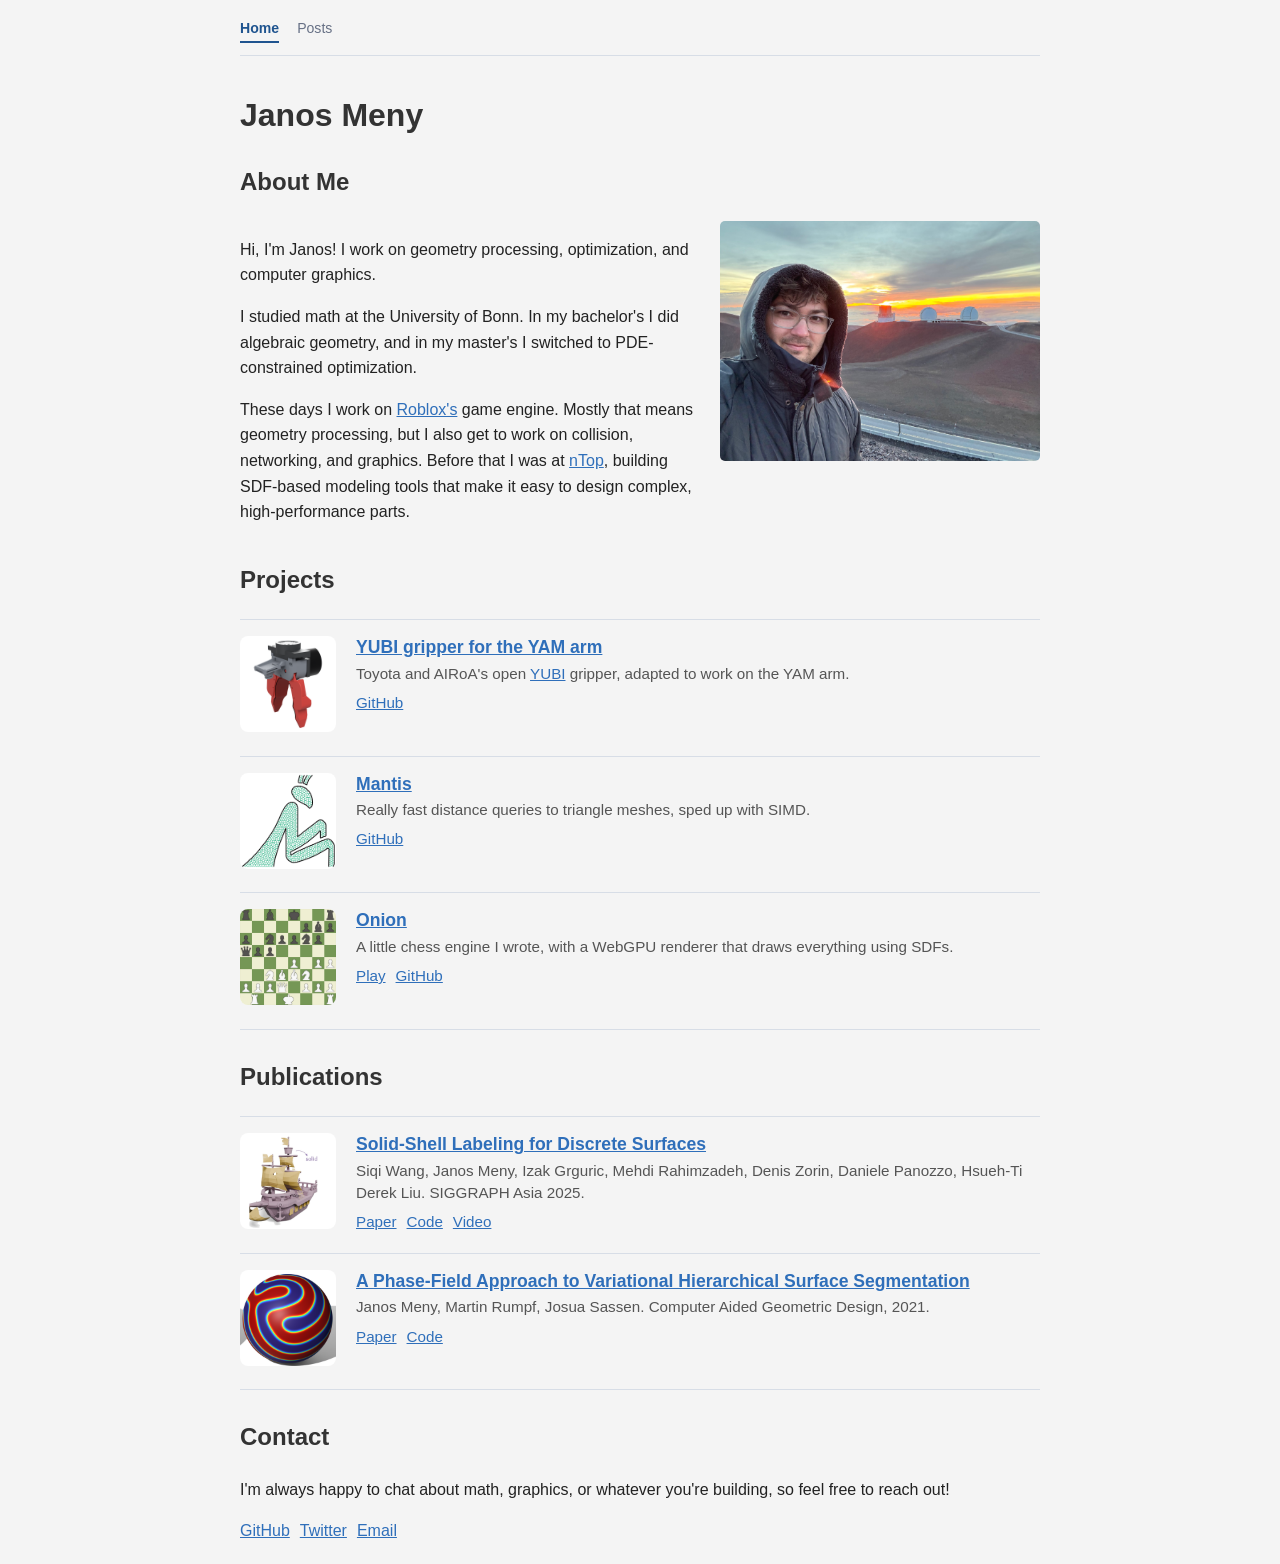
<file: index.html>
<!DOCTYPE html>
<html lang="en">
<head>
    <meta charset="UTF-8">
    <meta name="viewport" content="width=device-width, initial-scale=1.0">
    <title>Janos Meny - Personal Website</title>
    <meta name="description" content="Janos Meny - geometry processing, optimization, and computer graphics.">
    <link rel="stylesheet" href="blog/blog.css?v=20261022a">
    <style>
        .about-section {
            display: flex;
            flex-direction: column;
            gap: 20px;
            align-items: center;
        }

        .about-image {
            width: min(100%, 320px);
            border-radius: 5px;
        }

        .project-list {
            margin-bottom: 28px;
        }

        .project-list .post-item {
            align-items: flex-start;
        }

        .project-thumb-link {
            flex: 0 0 auto;
            display: block;
        }

        .project-list .post-thumb {
            background: #ffffff;
            object-fit: cover;
        }

        .project-links {
            margin-top: 2px;
            font-size: 0.95rem;
        }

        .project-links,
        .social-links {
            display: flex;
            flex-wrap: wrap;
            gap: 10px;
        }

        .publication-list {
            margin: 0 0 28px;
            padding: 0;
            list-style: none;
            border-top: 1px solid #d7dde6;
        }

        .publication {
            display: flex;
            flex-direction: column;
            gap: 4px;
            padding: 16px 0;
            border-bottom: 1px solid #d7dde6;
        }

        .publication-title {
            font-weight: 600;
        }

        .publication-meta {
            color: #555;
            font-size: 0.95rem;
        }

        .publication-links {
            display: flex;
            flex-wrap: wrap;
            gap: 10px;
        }

        @media (min-width: 768px) {
            .about-section {
                flex-direction: row;
                align-items: flex-start;
            }

        }

    </style>
</head>
<body>
    <main class="page-shell">
        <nav class="page-nav" aria-label="Primary">
            <div class="nav-group">
                <a class="nav-link active" href="index.html" aria-current="page">Home</a>
                <a class="nav-link" href="blog/index.html">Posts</a>
            </div>
        </nav>

        <h1>Janos Meny</h1>

        <h2>About Me</h2>
        <div class="about-section">
            <div>
                <p>Hi, I'm Janos! I work on geometry processing, optimization, and computer graphics.</p>
                <p>I studied math at the University of Bonn. In my bachelor's I did algebraic geometry, and in my master's I switched to PDE-constrained optimization.</p>
                <p>These days I work on <a href="https://www.roblox.com" target="_blank" rel="noopener noreferrer">Roblox's</a> game engine. Mostly that means geometry processing, but I also get to work on collision, networking, and graphics. Before that I was at <a href="https://ntop.com" target="_blank" rel="noopener noreferrer">nTop</a>, building SDF-based modeling tools that make it easy to design complex, high-performance parts.</p>
            </div>
            <img src="janos_selfi.jpg" alt="Janos Meny" class="about-image">
        </div>

        <h2>Projects</h2>
        <ul class="post-list project-list">
            <li>
                <div class="post-item">
                    <a class="project-thumb-link" href="https://github.com/Janos95/yubi-yam" target="_blank" rel="noopener noreferrer" tabindex="-1" aria-hidden="true">
                        <img class="post-thumb" src="gripper_preview.png" alt="Render of the YUBI gripper adapted to the YAM arm" loading="lazy">
                    </a>
                    <span class="post-text">
                        <a class="post-title" href="https://github.com/Janos95/yubi-yam" target="_blank" rel="noopener noreferrer">YUBI gripper for the YAM arm</a>
                        <span class="post-desc">Toyota and AIRoA's open <a href="https://yubi.airoa.io/" target="_blank" rel="noopener noreferrer">YUBI</a> gripper, adapted to work on the YAM arm.</span>
                        <span class="project-links">
                            <a href="https://github.com/Janos95/yubi-yam" target="_blank" rel="noopener noreferrer">GitHub</a>
                        </span>
                    </span>
                </div>
            </li>
            <li>
                <div class="post-item">
                    <a class="project-thumb-link" href="https://github.com/Janos95/mantis" target="_blank" rel="noopener noreferrer" tabindex="-1" aria-hidden="true">
                        <img class="post-thumb" src="mantis_preview.png" alt="Mantis preview" loading="lazy">
                    </a>
                    <span class="post-text">
                        <a class="post-title" href="https://github.com/Janos95/mantis" target="_blank" rel="noopener noreferrer">Mantis</a>
                        <span class="post-desc">Really fast distance queries to triangle meshes, sped up with SIMD.</span>
                        <span class="project-links">
                            <a href="https://github.com/Janos95/mantis" target="_blank" rel="noopener noreferrer">GitHub</a>
                        </span>
                    </span>
                </div>
            </li>
            <li>
                <div class="post-item">
                    <a class="project-thumb-link" href="https://janos95.github.io/onion/" target="_blank" rel="noopener noreferrer" tabindex="-1" aria-hidden="true">
                        <img class="post-thumb" src="onion_preview.gif" alt="Onion chess preview" loading="lazy">
                    </a>
                    <span class="post-text">
                        <a class="post-title" href="https://janos95.github.io/onion/" target="_blank" rel="noopener noreferrer">Onion</a>
                        <span class="post-desc">A little chess engine I wrote, with a WebGPU renderer that draws everything using SDFs.</span>
                        <span class="project-links">
                            <a href="https://janos95.github.io/onion/" target="_blank" rel="noopener noreferrer">Play</a>
                            <a href="https://github.com/Janos95/onion" target="_blank" rel="noopener noreferrer">GitHub</a>
                        </span>
                    </span>
                </div>
            </li>
        </ul>

        <h2>Publications</h2>
        <ul class="post-list project-list">
            <li>
                <div class="post-item">
                    <a class="project-thumb-link" href="https://cs.nyu.edu/~sw4429/data/paper/sa25-solid.pdf" target="_blank" rel="noopener noreferrer" tabindex="-1" aria-hidden="true">
                        <img class="post-thumb" src="solid_shell_thumb.png" alt="Solid-Shell Labeling preview" loading="lazy">
                    </a>
                    <span class="post-text">
                        <a class="post-title" href="https://cs.nyu.edu/~sw4429/data/paper/sa25-solid.pdf" target="_blank" rel="noopener noreferrer">Solid-Shell Labeling for Discrete Surfaces</a>
                        <span class="post-desc">Siqi Wang, Janos Meny, Izak Grguric, Mehdi Rahimzadeh, Denis Zorin, Daniele Panozzo, Hsueh-Ti Derek Liu. SIGGRAPH Asia 2025.</span>
                        <span class="project-links">
                            <a href="https://cs.nyu.edu/~sw4429/data/paper/sa25-solid.pdf" target="_blank" rel="noopener noreferrer">Paper</a>
                            <a href="https://github.com/rachael-wang/SolidShellLabeling" target="_blank" rel="noopener noreferrer">Code</a>
                            <a href="https://cs.nyu.edu/~sw4429/data/video/sa25-solid.mp4" target="_blank" rel="noopener noreferrer">Video</a>
                        </span>
                    </span>
                </div>
            </li>
            <li>
                <div class="post-item">
                    <a class="project-thumb-link" href="https://www.ins.uni-bonn.de/media/public/publication-media/MeRuSa21.pdf?pk=1560" target="_blank" rel="noopener noreferrer" tabindex="-1" aria-hidden="true">
                        <img class="post-thumb" src="phasefield_thumb.png" alt="Phase-field surface segmentation preview" loading="lazy">
                    </a>
                    <span class="post-text">
                        <a class="post-title" href="https://www.ins.uni-bonn.de/media/public/publication-media/MeRuSa21.pdf?pk=1560" target="_blank" rel="noopener noreferrer">A Phase-Field Approach to Variational Hierarchical Surface Segmentation</a>
                        <span class="post-desc">Janos Meny, Martin Rumpf, Josua Sassen. Computer Aided Geometric Design, 2021.</span>
                        <span class="project-links">
                            <a href="https://www.ins.uni-bonn.de/media/public/publication-media/MeRuSa21.pdf?pk=1560" target="_blank" rel="noopener noreferrer">Paper</a>
                            <a href="https://github.com/Janos95/Phasefields" target="_blank" rel="noopener noreferrer">Code</a>
                        </span>
                    </span>
                </div>
            </li>
        </ul>

        <h2>Contact</h2>
        <p>I'm always happy to chat about math, graphics, or whatever you're building, so feel free to reach out!</p>
        <div class="social-links">
            <a href="https://github.com/janos95" target="_blank" rel="noopener noreferrer">GitHub</a>
            <a href="https://twitter.com/MenyJanos" target="_blank" rel="noopener noreferrer">Twitter</a>
            <a href="mailto:janos.meny@googlemail.com">Email</a>
        </div>
    </main>
</body>
</html>
</file>
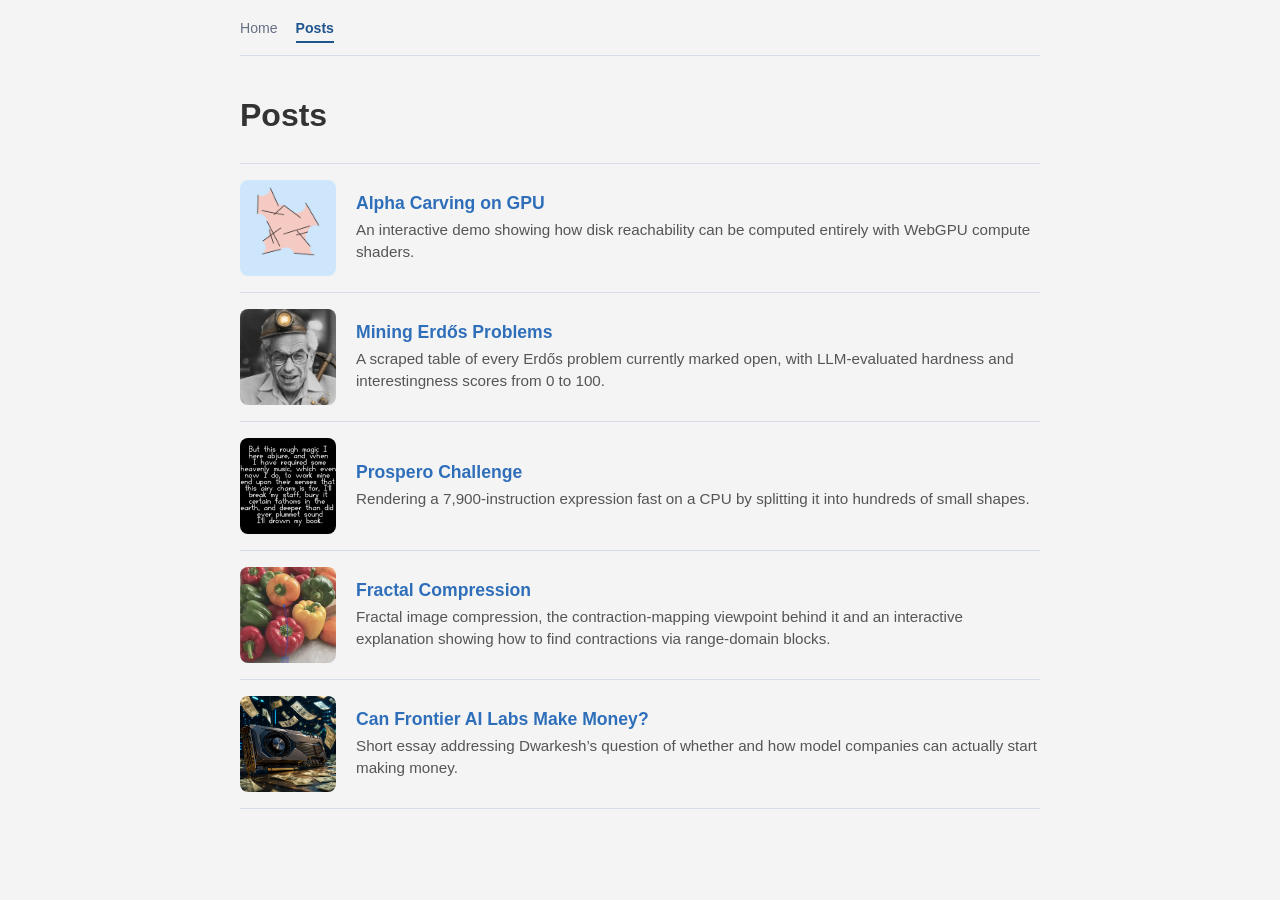
<file: blog/index.html>
<!DOCTYPE html>
<html lang="en">
<head>
    <meta charset="UTF-8">
    <meta name="viewport" content="width=device-width, initial-scale=1.0">
    <title>Posts - Janos Meny</title>
    <meta name="description" content="Essays, demos, and write-ups by Janos Meny.">
    <link rel="stylesheet" href="blog.css?v=20261022a">
</head>
<body>
    <main class="page-shell">
        <nav class="page-nav" aria-label="Primary">
            <div class="nav-group">
                <a class="nav-link" href="../index.html">Home</a>
                <a class="nav-link active" href="index.html" aria-current="page">Posts</a>
            </div>
        </nav>

        <h1>Posts</h1>

        <ul class="post-list">
            <li>
                <a class="post-item" href="alpha-carving-on-gpu/index.html">
                    <img class="post-thumb" src="alpha-carving-on-gpu/preview.gif?v=1" alt="" loading="lazy">
                    <span class="post-text">
                        <span class="post-title">Alpha Carving on GPU</span>
                        <span class="post-desc">An interactive demo showing how disk reachability can be computed entirely with WebGPU compute shaders.</span>
                    </span>
                </a>
            </li>
            <li>
                <a class="post-item" href="open-erdos-problems/index.html">
                    <img class="post-thumb" src="open-erdos-problems/preview-miner.jpg?v=1" alt="" loading="lazy">
                    <span class="post-text">
                        <span class="post-title">Mining Erdős Problems</span>
                        <span class="post-desc">A scraped table of every Erdős problem currently marked open, with LLM-evaluated hardness and interestingness scores from 0 to 100.</span>
                    </span>
                </a>
            </li>
            <li>
                <a class="post-item" href="prospero-challenge/index.html">
                    <img class="post-thumb" src="prospero-challenge/preview.png?v=1" alt="" loading="lazy">
                    <span class="post-text">
                        <span class="post-title">Prospero Challenge</span>
                        <span class="post-desc">Rendering a 7,900-instruction expression fast on a CPU by splitting it into hundreds of small shapes.</span>
                    </span>
                </a>
            </li>
            <li>
                <a class="post-item" href="fractal-compression/index.html">
                    <img class="post-thumb" src="fractal-compression/preview.webp?v=4" alt="" loading="lazy">
                    <span class="post-text">
                        <span class="post-title">Fractal Compression</span>
                        <span class="post-desc">Fractal image compression, the contraction-mapping viewpoint behind it and an interactive explanation showing how to find contractions via range-domain blocks.</span>
                    </span>
                </a>
            </li>
            <li>
                <a class="post-item" href="can-frontier-ai-labs-make-money/index.html">
                    <img class="post-thumb" src="can-frontier-ai-labs-make-money/preview.jpg?v=1" alt="" loading="lazy">
                    <span class="post-text">
                        <span class="post-title">Can Frontier AI Labs Make Money?</span>
                        <span class="post-desc">Short essay addressing Dwarkesh&rsquo;s question of whether and how model companies can actually start making money.</span>
                    </span>
                </a>
            </li>
        </ul>
    </main>
</body>
</html>
</file>
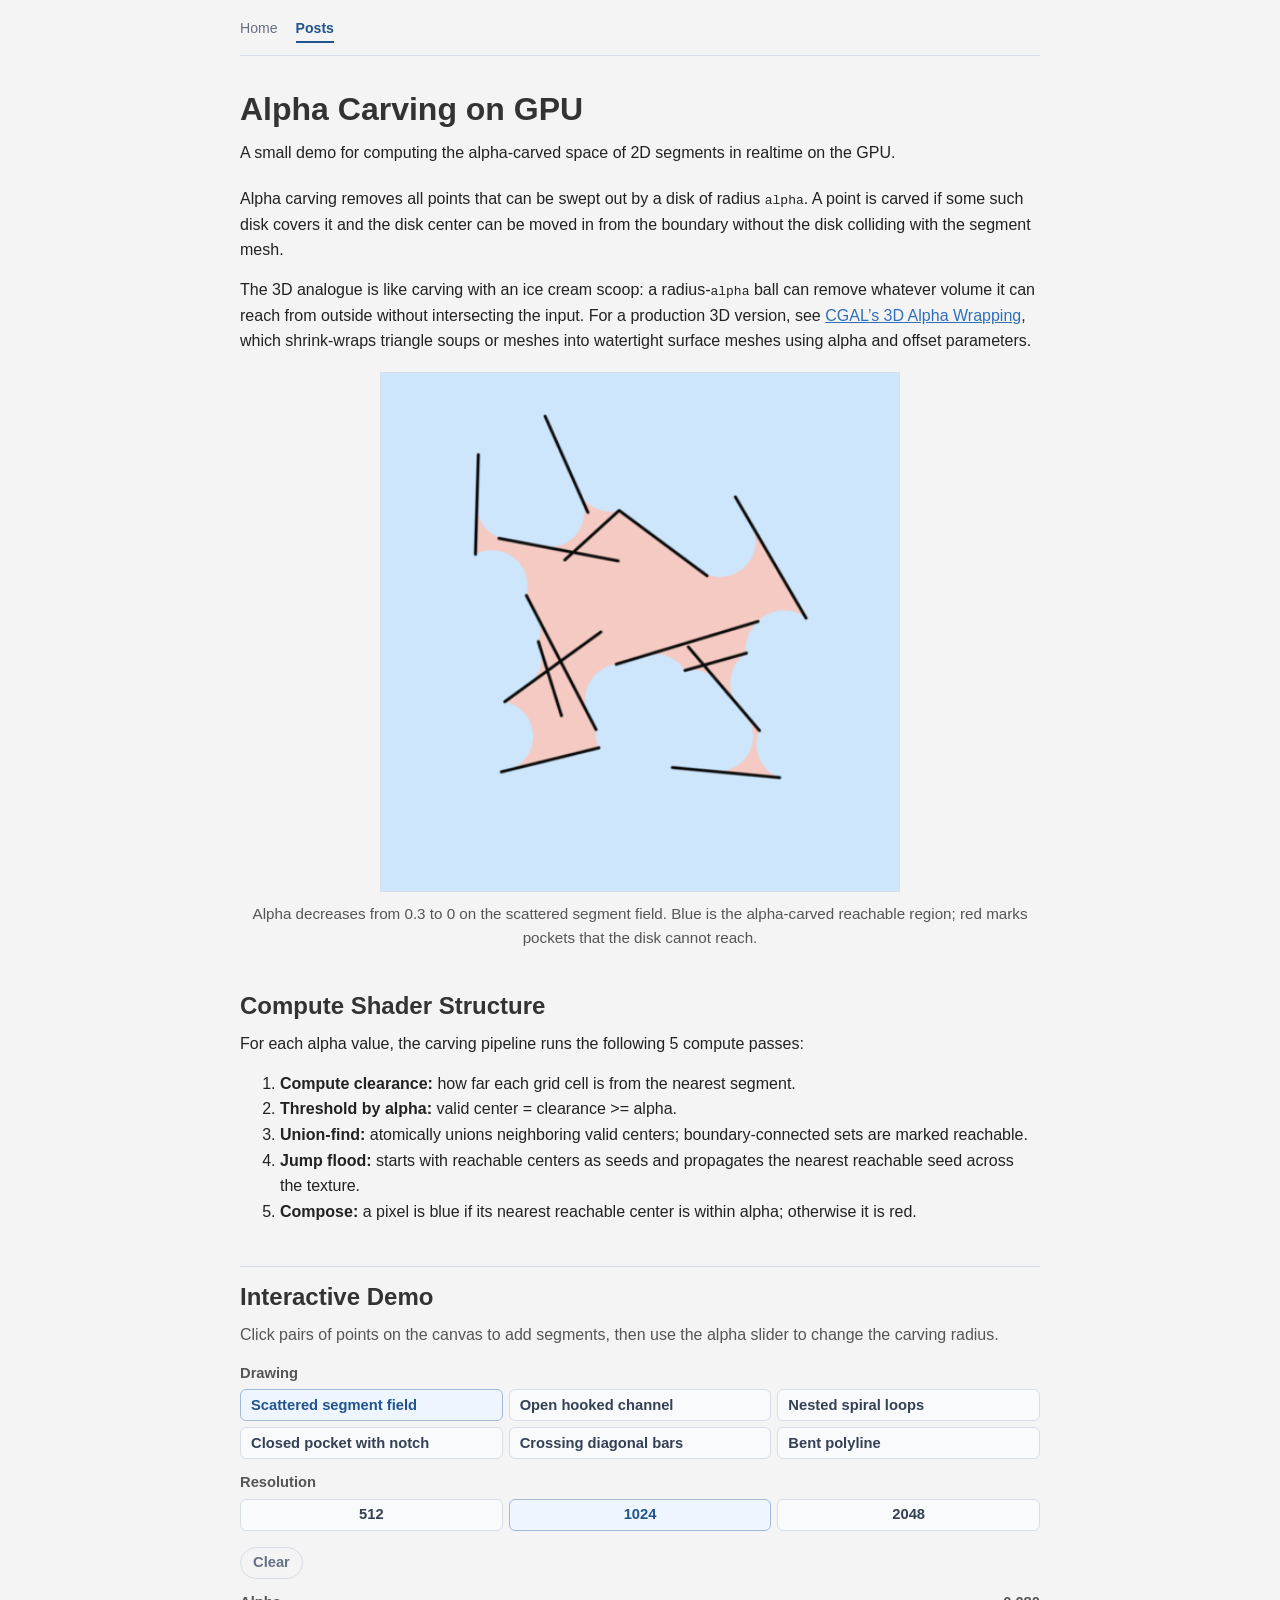
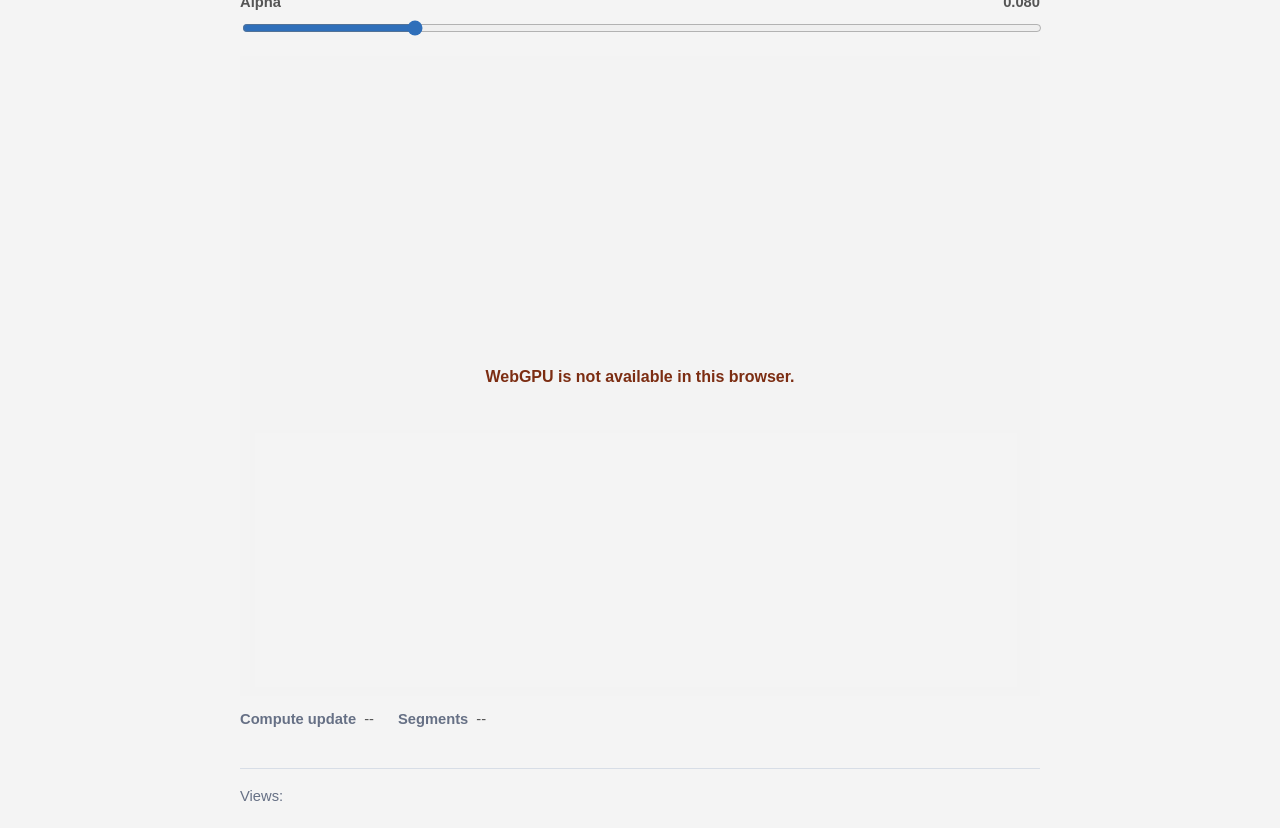
<file: blog/alpha-carving-on-gpu/index.html>
<!DOCTYPE html>
<html lang="en">
<head>
    <meta charset="UTF-8">
    <meta name="viewport" content="width=device-width, initial-scale=1.0">
    <title>Alpha Carving on GPU - Janos Meny</title>
    <meta name="description" content="An interactive WebGPU demo of alpha carving using clearance fields, atomic union-find, and jump flooding.">
    <link rel="stylesheet" href="../blog.css?v=20261022a">
    <style>
        .post-body a {
            color: var(--link-color);
        }

        .alpha-preview {
            width: min(100%, 520px);
            border: 1px solid #d7dde6;
            background: #ffffff;
        }

        .pipeline-list {
            margin-top: 0;
        }

        .alpha-demo {
            margin-top: 22px;
            padding-top: 16px;
            border-top: 1px solid #d7dde6;
        }

        .demo-controls {
            display: grid;
            grid-template-columns: repeat(2, minmax(160px, 1fr));
            gap: 12px;
            align-items: end;
            margin-top: 12px;
        }

        .demo-note {
            margin: 2px 0 0;
            color: #555;
        }

        .demo-control {
            display: grid;
            gap: 4px;
            color: #555;
            font-size: 0.92rem;
            font-weight: 600;
        }

        .demo-control.alpha-control {
            grid-column: 1 / -1;
        }

        .demo-control.drawing-control {
            grid-column: 1 / -1;
        }

        .demo-control.resolution-control {
            grid-column: 1 / -1;
        }

        .demo-control span {
            display: flex;
            justify-content: space-between;
            gap: 12px;
        }

        .demo-control input[type="range"] {
            width: 100%;
            font: inherit;
            accent-color: var(--link-color);
        }

        .option-group {
            display: flex;
            flex-wrap: wrap;
            gap: 6px;
        }

        .option-button {
            min-height: 32px;
            padding: 6px 10px;
            border: 1px solid #d7dde6;
            border-radius: 6px;
            background: #f8fafc;
            color: #344054;
            font: inherit;
            font-weight: 600;
            line-height: 1.2;
            appearance: none;
            -webkit-appearance: none;
            cursor: pointer;
            transition: background 120ms ease, border-color 120ms ease, color 120ms ease;
        }

        .option-button:hover,
        .option-button:focus-visible {
            border-color: var(--link-border-color);
            background: #f3f8ff;
            color: var(--link-color-hover);
        }

        .option-button.active {
            border-color: var(--link-border-color);
            background: var(--link-background-color);
            color: var(--link-color-hover);
        }

        .drawing-options .option-button {
            flex: 1 1 220px;
            text-align: left;
        }

        .resolution-options .option-button {
            flex: 1 1 118px;
            text-align: center;
        }

        .custom-tools {
            display: flex;
            grid-column: 1 / -1;
            flex-wrap: wrap;
            align-items: center;
            gap: 8px 12px;
            margin-top: 4px;
            color: #667085;
            font-size: 0.92rem;
        }

        .demo-stage {
            position: relative;
            display: flex;
            justify-content: center;
            margin-top: 18px;
        }

        #gpuCanvas {
            display: block;
            width: min(100%, 640px);
            height: auto;
            aspect-ratio: 1 / 1;
            cursor: crosshair;
        }

        #editOverlay {
            position: absolute;
            inset: 0;
            width: min(100%, 640px);
            height: auto;
            aspect-ratio: 1 / 1;
            margin: 0 auto;
            pointer-events: none;
        }

        .unsupported {
            position: absolute;
            inset: 0;
            display: grid;
            place-items: center;
            padding: 18px;
            background: rgba(244, 244, 244, 0.92);
            color: #7c2d12;
            text-align: center;
            font-weight: 700;
        }

        .unsupported[hidden] {
            display: none;
        }

        .demo-status {
            display: flex;
            flex-wrap: wrap;
            gap: 10px 24px;
            margin-top: 12px;
            color: #555;
            font-size: 0.92rem;
            font-variant-numeric: tabular-nums;
        }

        .demo-status div {
            display: inline-flex;
            gap: 8px;
            align-items: baseline;
        }

        .demo-status .label {
            color: #667085;
            font-weight: 600;
        }

        @media (max-width: 560px) {
            .demo-controls {
                grid-template-columns: 1fr;
            }
        }
    </style>
</head>
<body>
    <main class="page-shell">
        <nav class="page-nav" aria-label="Primary">
            <div class="nav-group">
                <a class="nav-link" href="../../index.html">Home</a>
                <a class="nav-link active" href="../index.html">Posts</a>
            </div>
        </nav>

        <header class="hero">
            <h1>Alpha Carving on GPU</h1>
            <p class="dek">A small demo for computing the alpha-carved space of 2D segments in realtime on the GPU.</p>
        </header>

        <article class="post-body">
            <section class="section-card">
                <p>Alpha carving removes all points that can be swept out by a disk of radius <code>alpha</code>. A point is carved if some such disk covers it and the disk center can be moved in from the boundary without the disk colliding with the segment mesh.</p>

                <p>The 3D analogue is like carving with an ice cream scoop: a radius-<code>alpha</code> ball can remove whatever volume it can reach from outside without intersecting the input. For a production 3D version, see <a href="https://doc.cgal.org/latest/Alpha_wrap_3/index.html" target="_blank" rel="noopener noreferrer">CGAL&rsquo;s 3D Alpha Wrapping</a>, which shrink-wraps triangle soups or meshes into watertight surface meshes using alpha and offset parameters.</p>

                <figure class="figure-card">
                    <img class="alpha-preview" src="preview.gif?v=1" alt="Animated preview of alpha carving on scattered line segments">
                    <figcaption>Alpha decreases from 0.3 to 0 on the scattered segment field. Blue is the alpha-carved reachable region; red marks pockets that the disk cannot reach.</figcaption>
                </figure>
            </section>

            <section class="section-card">
                <h2>Compute Shader Structure</h2>
                <p>For each alpha value, the carving pipeline runs the following 5 compute passes:</p>
                <ol class="pipeline-list">
                    <li><strong>Compute clearance:</strong> how far each grid cell is from the nearest segment.</li>
                    <li><strong>Threshold by alpha:</strong> valid center = clearance >= alpha.</li>
                    <li><strong>Union-find:</strong> atomically unions neighboring valid centers; boundary-connected sets are marked reachable.</li>
                    <li><strong>Jump flood:</strong> starts with reachable centers as seeds and propagates the nearest reachable seed across the texture.</li>
                    <li><strong>Compose:</strong> a pixel is blue if its nearest reachable center is within alpha; otherwise it is red.</li>
                </ol>
            </section>

            <section class="section-card alpha-demo">
                <h2>Interactive Demo</h2>
                <p class="demo-note">Click pairs of points on the canvas to add segments, then use the alpha slider to change the carving radius.</p>
                <div class="demo-controls" aria-label="Alpha carving controls">
                    <div class="demo-control drawing-control">
                        <span>Drawing</span>
                        <div class="option-group drawing-options" id="meshControls" role="group" aria-label="Drawing"></div>
                    </div>

                    <div class="demo-control resolution-control">
                        <span>Resolution</span>
                        <div class="option-group resolution-options" id="resolutionControls" role="group" aria-label="Resolution"></div>
                    </div>

                    <div id="customTools" class="custom-tools">
                        <button class="blog-button secondary" id="clearCustom" type="button">Clear</button>
                    </div>

                    <label class="demo-control alpha-control">
                        <span>Alpha <output id="alphaValue">0.080</output></span>
                        <input id="alphaSlider" type="range" min="0" max="0.38" step="0.001" value="0.08">
                    </label>
                </div>

                <div class="demo-stage">
                    <canvas id="gpuCanvas" width="1024" height="1024" aria-label="Alpha carved space"></canvas>
                    <canvas id="editOverlay" width="1024" height="1024" aria-hidden="true"></canvas>
                    <div id="unsupported" class="unsupported" hidden>
                        WebGPU is not available in this browser.
                    </div>
                </div>

                <div class="demo-status" aria-live="polite">
                    <div><span class="label">Compute update</span><span id="gpuText">--</span></div>
                    <div><span class="label">Segments</span><span id="segmentText">--</span></div>
                </div>
            </section>
        </article>

        <footer class="post-views" aria-label="Post views">
            Views: <span id="post-view-count" class="post-views-count"></span>
        </footer>
    </main>

    <script type="module" src="app.js?v=15"></script>
    <script>
        (function () {
            var target = document.querySelector('#post-view-count');
            if (!target) {
                return;
            }

            fetch('https://janos.goatcounter.com/counter/' + encodeURIComponent(window.location.pathname) + '.json')
                .then(function (response) {
                    if (!response.ok) {
                        throw new Error('Counter request failed');
                    }
                    return response.json();
                })
                .then(function (data) {
                    var count = Number(data.count);
                    if (Number.isFinite(count)) {
                        target.textContent = count.toLocaleString();
                    }
                })
                .catch(function () {
                    target.textContent = '';
                });
        })();
    </script>
    <script data-goatcounter="https://janos.goatcounter.com/count"
            async src="//gc.zgo.at/count.js"></script>
</body>
</html>
</file>
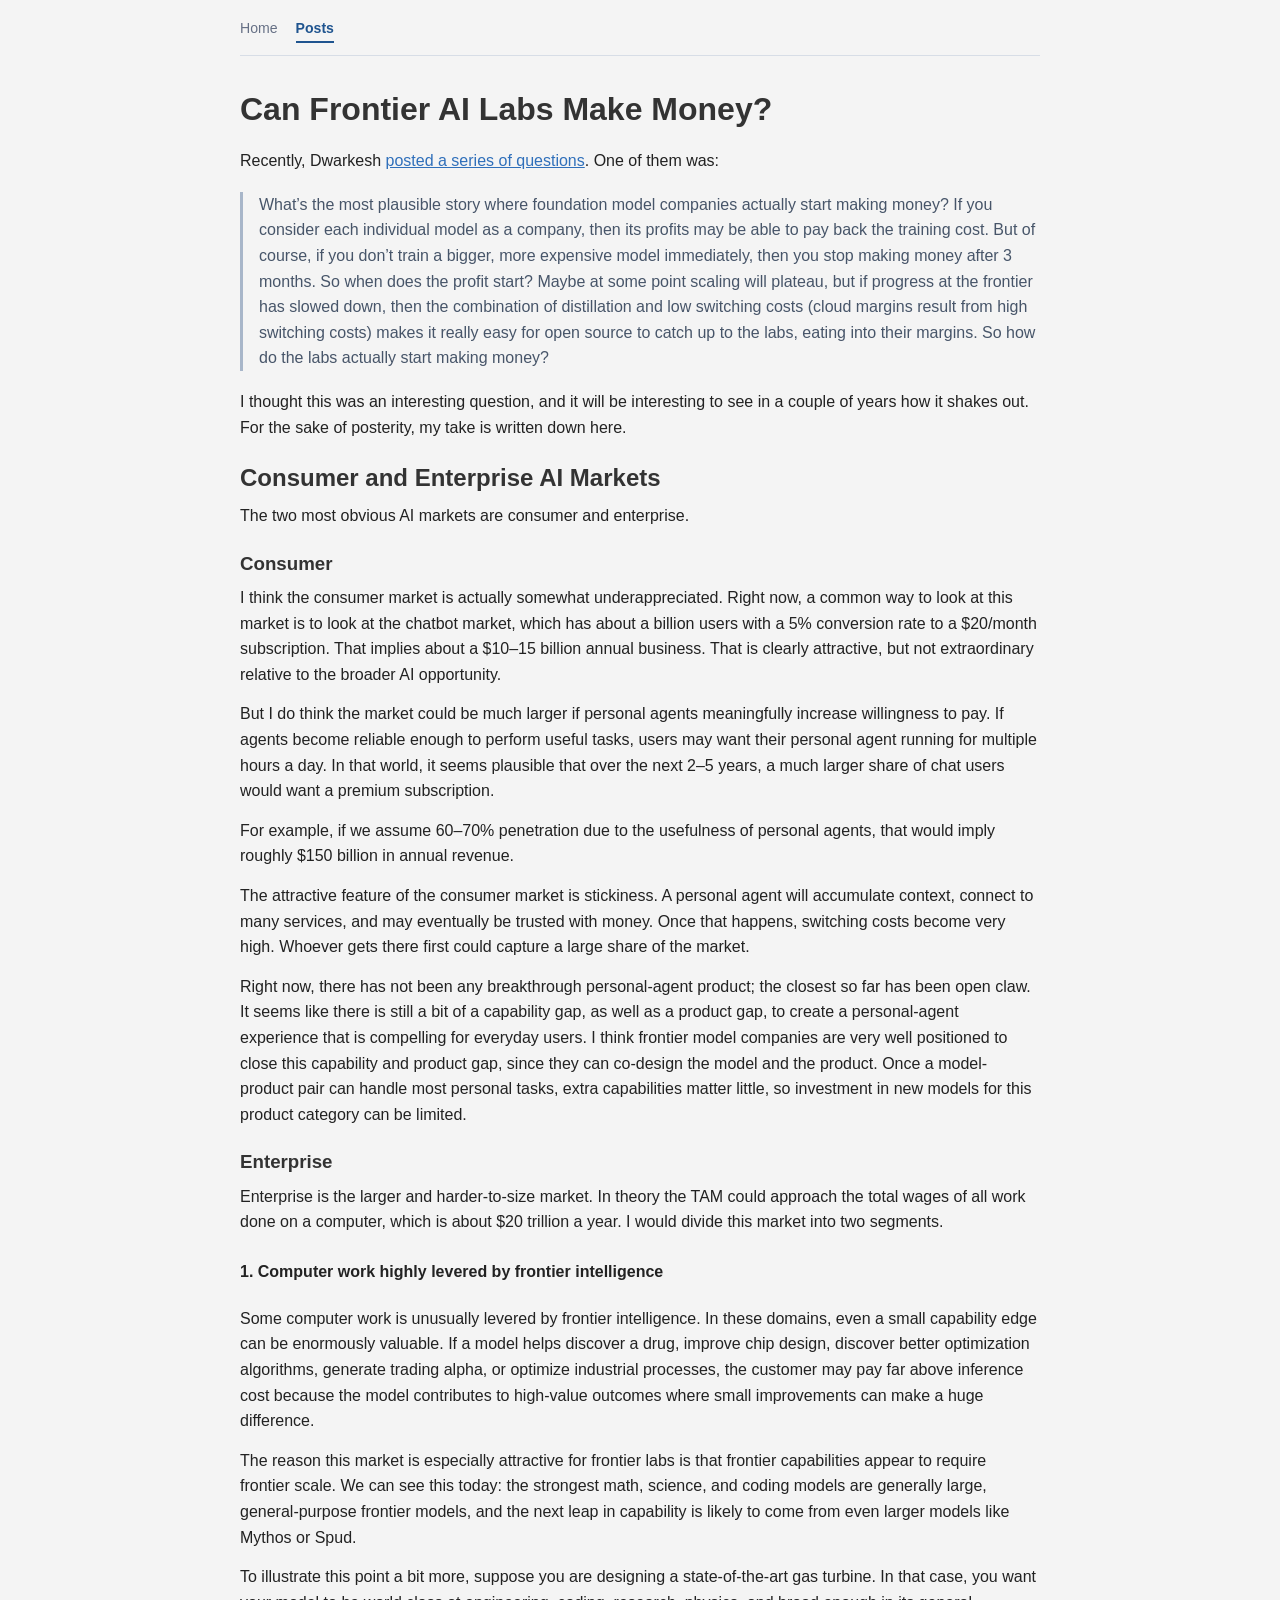
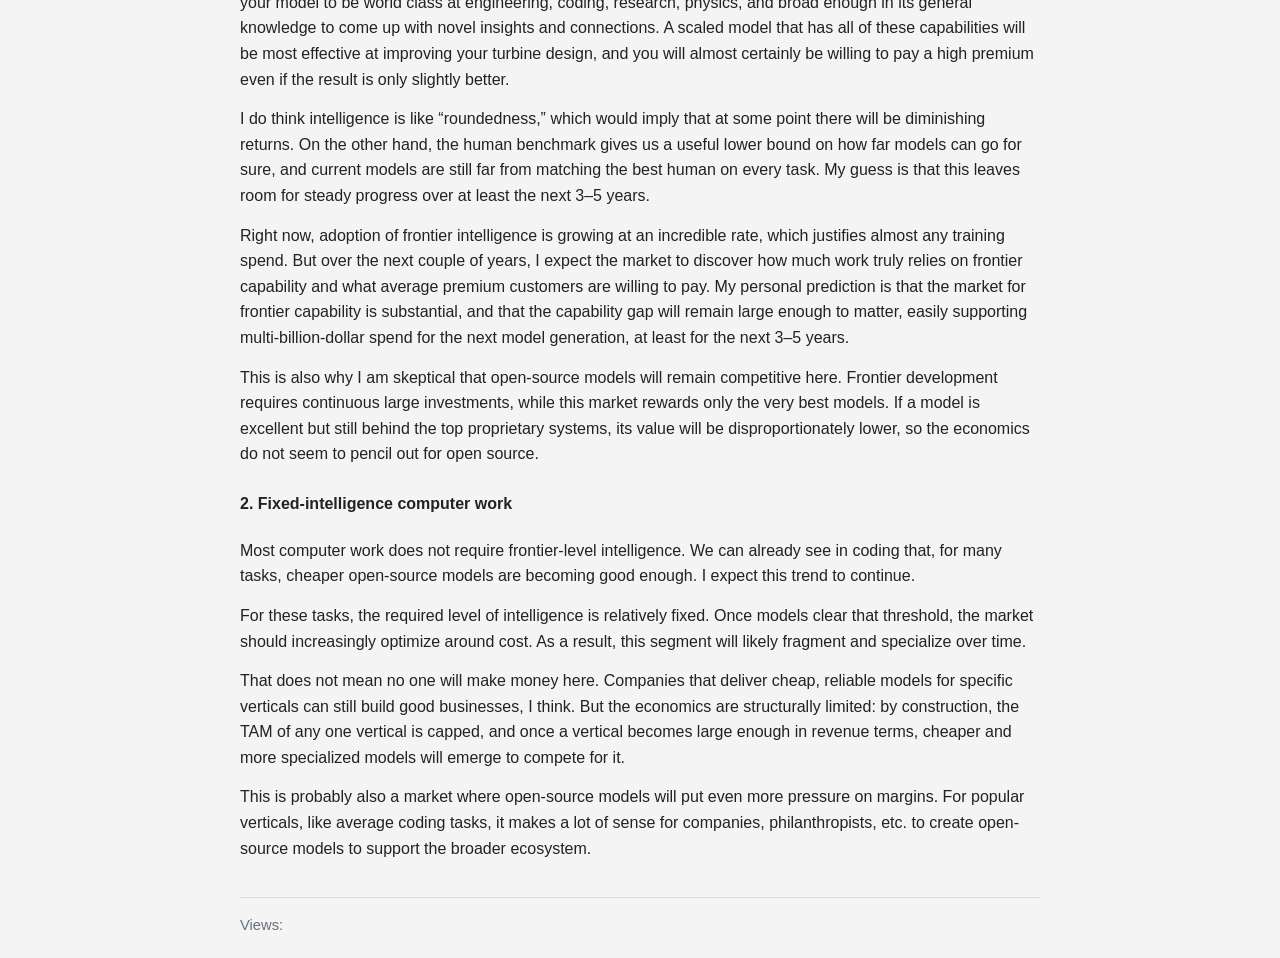
<file: blog/can-frontier-ai-labs-make-money/index.html>
<!DOCTYPE html>
<html lang="en">
<head>
    <meta charset="UTF-8">
    <meta name="viewport" content="width=device-width, initial-scale=1.0">
    <title>Can Frontier AI Labs Make Money? - Janos Meny</title>
    <meta name="description" content="A response to Dwarkesh Patel's question about whether frontier AI labs can make money.">
    <link rel="stylesheet" href="../blog.css?v=20261022a">
    <style>
        .post-body a {
            color: var(--link-color);
        }

        .lede-note {
            margin: 18px 0 0;
            padding: 0 0 0 16px;
            border-left: 3px solid #a8b6c9;
            color: #475569;
        }

        blockquote {
            margin: 18px 0;
            padding: 0 0 0 16px;
            border-left: 3px solid #a8b6c9;
            color: #475569;
        }

        blockquote p {
            margin: 0;
        }

        .section-card ul {
            margin-top: 0;
        }

        .section-card h2,
        .section-card h3,
        .section-card h4,
        .section-card h5 {
            margin-top: 24px;
        }

        .section-card h2:first-child,
        .section-card h3:first-child,
        .section-card h4:first-child,
        .section-card h5:first-child {
            margin-top: 0;
        }

        .section-card h5 {
            margin-bottom: 10px;
            color: #333;
            font-size: 1rem;
            line-height: 1.3;
        }

    </style>
</head>
<body>
    <main class="page-shell">
        <nav class="page-nav" aria-label="Primary">
            <div class="nav-group">
                <a class="nav-link" href="../../index.html">Home</a>
                <a class="nav-link active" href="../index.html">Posts</a>
            </div>
        </nav>

        <header class="hero">
            <h1>Can Frontier AI Labs Make Money?</h1>
        </header>

        <article class="post-body">
            <section class="section-card">
                <p>Recently, Dwarkesh <a href="https://www.dwarkesh.com/p/blog-prize" target="_blank" rel="noopener noreferrer">posted a series of questions</a>. One of them was:</p>
                <blockquote>
                    <p>What&rsquo;s the most plausible story where foundation model companies actually start making money? If you consider each individual model as a company, then its profits may be able to pay back the training cost. But of course, if you don&rsquo;t train a bigger, more expensive model immediately, then you stop making money after 3 months. So when does the profit start? Maybe at some point scaling will plateau, but if progress at the frontier has slowed down, then the combination of distillation and low switching costs (cloud margins result from high switching costs) makes it really easy for open source to catch up to the labs, eating into their margins. So how do the labs actually start making money?</p>
                </blockquote>
                <p>I thought this was an interesting question, and it will be interesting to see in a couple of years how it shakes out. For the sake of posterity, my take is written down here.</p>
                <h2>Consumer and Enterprise AI Markets</h2>
                <p>The two most obvious AI markets are consumer and enterprise.</p>

                <h3>Consumer</h3>
                <p>I think the consumer market is actually somewhat underappreciated. Right now, a common way to look at this market is to look at the chatbot market, which has about a billion users with a 5% conversion rate to a $20/month subscription. That implies about a $10&ndash;15 billion annual business. That is clearly attractive, but not extraordinary relative to the broader AI opportunity.</p>
                <p>But I do think the market could be much larger if personal agents meaningfully increase willingness to pay. If agents become reliable enough to perform useful tasks, users may want their personal agent running for multiple hours a day. In that world, it seems plausible that over the next 2&ndash;5 years, a much larger share of chat users would want a premium subscription.</p>
                <p>For example, if we assume 60&ndash;70% penetration due to the usefulness of personal agents, that would imply roughly $150 billion in annual revenue.</p>
                <p>The attractive feature of the consumer market is stickiness. A personal agent will accumulate context, connect to many services, and may eventually be trusted with money. Once that happens, switching costs become very high. Whoever gets there first could capture a large share of the market.</p>
                <p>Right now, there has not been any breakthrough personal-agent product; the closest so far has been open claw. It seems like there is still a bit of a capability gap, as well as a product gap, to create a personal-agent experience that is compelling for everyday users. I think frontier model companies are very well positioned to close this capability and product gap, since they can co-design the model and the product. Once a model-product pair can handle most personal tasks, extra capabilities matter little, so investment in new models for this product category can be limited.</p>
                <h3>Enterprise</h3>
                <p>Enterprise is the larger and harder-to-size market. In theory the TAM could approach the total wages of all work done on a computer, which is about $20 trillion a year. I would divide this market into two segments.</p>

                <h4>1. Computer work highly levered by frontier intelligence</h4>
                <p>Some computer work is unusually levered by frontier intelligence. In these domains, even a small capability edge can be enormously valuable. If a model helps discover a drug, improve chip design, discover better optimization algorithms, generate trading alpha, or optimize industrial processes, the customer may pay far above inference cost because the model contributes to high-value outcomes where small improvements can make a huge difference.</p>
                <p>The reason this market is especially attractive for frontier labs is that frontier capabilities appear to require frontier scale. We can see this today: the strongest math, science, and coding models are generally large, general-purpose frontier models, and the next leap in capability is likely to come from even larger models like Mythos or Spud.</p>
                <p>To illustrate this point a bit more, suppose you are designing a state-of-the-art gas turbine. In that case, you want your model to be world class at engineering, coding, research, physics, and broad enough in its general knowledge to come up with novel insights and connections. A scaled model that has all of these capabilities will be most effective at improving your turbine design, and you will almost certainly be willing to pay a high premium even if the result is only slightly better.</p>
                <p>I do think intelligence is like &ldquo;roundedness,&rdquo; which would imply that at some point there will be diminishing returns. On the other hand, the human benchmark gives us a useful lower bound on how far models can go for sure, and current models are still far from matching the best human on every task. My guess is that this leaves room for steady progress over at least the next 3&ndash;5 years.</p>
                <p>Right now, adoption of frontier intelligence is growing at an incredible rate, which justifies almost any training spend. But over the next couple of years, I expect the market to discover how much work truly relies on frontier capability and what average premium customers are willing to pay. My personal prediction is that the market for frontier capability is substantial, and that the capability gap will remain large enough to matter, easily supporting multi-billion-dollar spend for the next model generation, at least for the next 3&ndash;5 years.</p>

                <p>This is also why I am skeptical that open-source models will remain competitive here. Frontier development requires continuous large investments, while this market rewards only the very best models. If a model is excellent but still behind the top proprietary systems, its value will be disproportionately lower, so the economics do not seem to pencil out for open source.</p>

                <h4>2. Fixed-intelligence computer work</h4>
                <p>Most computer work does not require frontier-level intelligence. We can already see in coding that, for many tasks, cheaper open-source models are becoming good enough. I expect this trend to continue.</p>
                <p>For these tasks, the required level of intelligence is relatively fixed. Once models clear that threshold, the market should increasingly optimize around cost. As a result, this segment will likely fragment and specialize over time.</p>
                <p>That does not mean no one will make money here. Companies that deliver cheap, reliable models for specific verticals can still build good businesses, I think. But the economics are structurally limited: by construction, the TAM of any one vertical is capped, and once a vertical becomes large enough in revenue terms, cheaper and more specialized models will emerge to compete for it.</p>
                <p>This is probably also a market where open-source models will put even more pressure on margins. For popular verticals, like average coding tasks, it makes a lot of sense for companies, philanthropists, etc. to create open-source models to support the broader ecosystem.</p>
            </section>
        </article>

        <footer class="post-views" aria-label="Post views">
            Views: <span id="post-view-count" class="post-views-count"></span>
        </footer>

    </main>
    <script>
        (function () {
            var target = document.querySelector('#post-view-count');
            if (!target) {
                return;
            }

            fetch('https://janos.goatcounter.com/counter/' + encodeURIComponent(window.location.pathname) + '.json')
                .then(function (response) {
                    if (!response.ok) {
                        throw new Error('Counter request failed');
                    }
                    return response.json();
                })
                .then(function (data) {
                    var count = Number(data.count);
                    if (Number.isFinite(count)) {
                        target.textContent = count.toLocaleString();
                    }
                })
                .catch(function () {
                    target.textContent = '';
                });
        })();
    </script>
    <script data-goatcounter="https://janos.goatcounter.com/count"
            async src="//gc.zgo.at/count.js"></script>
</body>
</html>
</file>
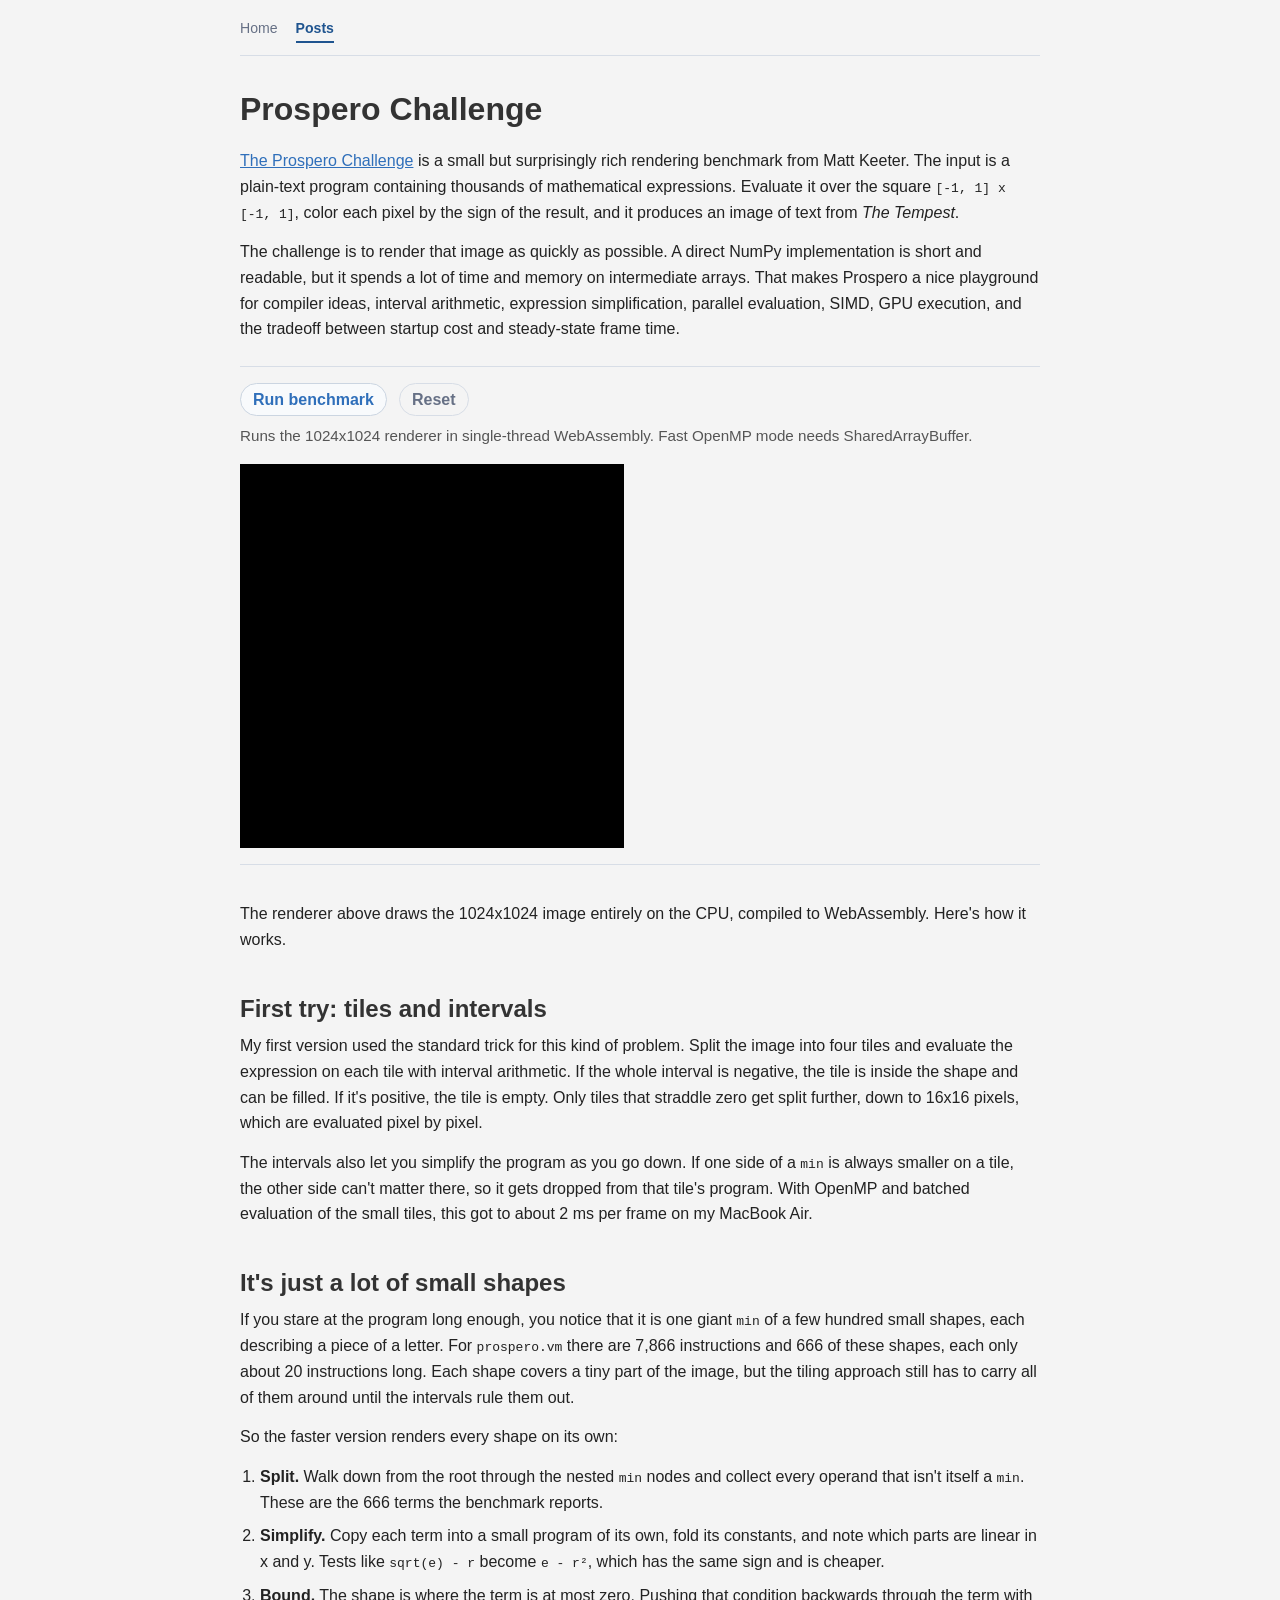
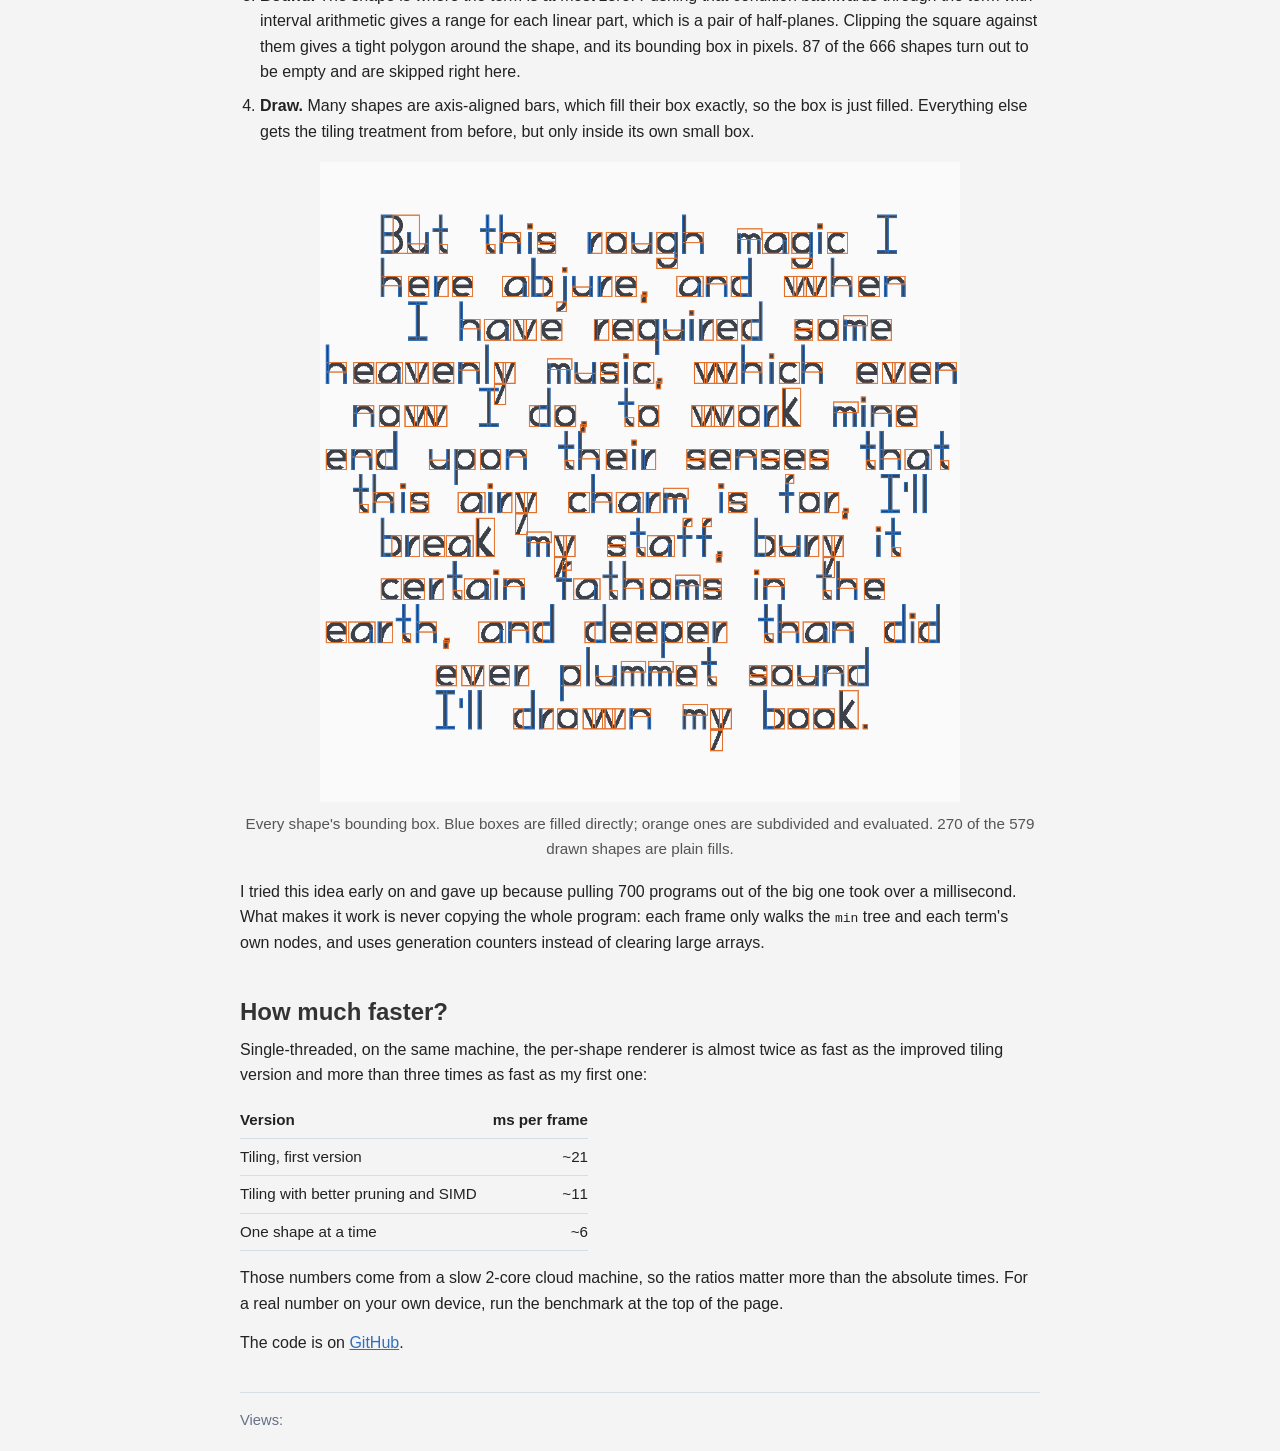
<file: blog/prospero-challenge/index.html>
<!DOCTYPE html>
<html lang="en">
<head>
    <meta charset="UTF-8">
    <meta name="viewport" content="width=device-width, initial-scale=1.0">
    <title>Prospero Challenge - Janos Meny</title>
    <meta name="description" content="Rendering the Prospero Challenge quickly on a CPU by splitting the expression into hundreds of small shapes.">
    <link rel="stylesheet" href="../blog.css?v=20261022a">
    <script>
        (function () {
            if (window.location.protocol !== 'https:' || window.crossOriginIsolated || !('serviceWorker' in navigator)) {
                return;
            }

            navigator.serviceWorker.register('coi-serviceworker.js').then(function () {
                if (!navigator.serviceWorker.controller) {
                    window.location.reload();
                }
            }).catch(function () {});
        }());
    </script>
    <style>
        .post-body a {
            color: var(--link-color);
        }

        .benchmark-panel {
            margin: 24px 0;
            padding-top: 16px;
            border-top: 1px solid #d7dde6;
        }

        .benchmark-toolbar {
            display: flex;
            flex-wrap: wrap;
            align-items: center;
            gap: 8px 12px;
        }

        .benchmark-status {
            flex: 1 0 100%;
            color: #555;
            font-size: 0.95rem;
        }

        .benchmark-canvas-wrap {
            margin-top: 16px;
            width: min(100%, 384px);
            background: #000000;
        }

        .benchmark-canvas {
            display: block;
            width: 100%;
            height: auto;
            image-rendering: pixelated;
        }

        .timing-table {
            border-collapse: collapse;
            margin: 4px 0 14px;
            font-size: 0.95rem;
        }
        .timing-table th,
        .timing-table td {
            padding: 6px 16px 6px 0;
            border-bottom: 1px solid #d7dde6;
            text-align: left;
        }
        .timing-table td:last-child,
        .timing-table th:last-child {
            text-align: right;
            padding-right: 0;
        }
        .figure-card img {
            width: 100%;
            max-width: 640px;
        }
        .benchmark-output {
            display: grid;
            grid-template-columns: repeat(auto-fit, minmax(150px, 1fr));
            gap: 8px 16px;
            margin-top: 16px;
            padding-top: 12px;
            border-top: 1px solid #d7dde6;
            color: #333;
            font-size: 0.95rem;
        }
    </style>
</head>
<body>
    <main class="page-shell">
        <nav class="page-nav" aria-label="Primary">
            <div class="nav-group">
                <a class="nav-link" href="../../index.html">Home</a>
                <a class="nav-link active" href="../index.html">Posts</a>
            </div>
        </nav>

        <header class="hero">
            <h1>Prospero Challenge</h1>
        </header>

        <article class="post-body">
            <section class="section-card">
                <p><a href="https://www.mattkeeter.com/projects/prospero/" target="_blank" rel="noopener noreferrer">The Prospero Challenge</a> is a small but surprisingly rich rendering benchmark from Matt Keeter. The input is a plain-text program containing thousands of mathematical expressions. Evaluate it over the square <code>[-1, 1] x [-1, 1]</code>, color each pixel by the sign of the result, and it produces an image of text from <em>The Tempest</em>.</p>

                <p>The challenge is to render that image as quickly as possible. A direct NumPy implementation is short and readable, but it spends a lot of time and memory on intermediate arrays. That makes Prospero a nice playground for compiler ideas, interval arithmetic, expression simplification, parallel evaluation, SIMD, GPU execution, and the tradeoff between startup cost and steady-state frame time.</p>

                <div class="benchmark-panel" aria-label="Prospero WASM benchmark">
                    <div class="benchmark-toolbar">
                        <button class="blog-button" type="button" data-prospero-run>Run benchmark</button>
                        <button class="blog-button secondary" type="button" data-prospero-reset>Reset</button>
                        <span class="benchmark-status" data-prospero-status>Runs the 1024x1024 Prospero renderer in WebAssembly.</span>
                    </div>
                    <div class="benchmark-canvas-wrap">
                        <canvas class="benchmark-canvas" width="1024" height="1024" data-prospero-canvas aria-label="Prospero renderer output"></canvas>
                    </div>
                    <div class="benchmark-output" data-prospero-output></div>
                </div>

                <p>The renderer above draws the 1024x1024 image entirely on the CPU, compiled to WebAssembly. Here's how it works.</p>
            </section>

            <section class="section-card">
                <h2>First try: tiles and intervals</h2>
                <p>My first version used the standard trick for this kind of problem. Split the image into four tiles and evaluate the expression on each tile with interval arithmetic. If the whole interval is negative, the tile is inside the shape and can be filled. If it's positive, the tile is empty. Only tiles that straddle zero get split further, down to 16x16 pixels, which are evaluated pixel by pixel.</p>
                <p>The intervals also let you simplify the program as you go down. If one side of a <code>min</code> is always smaller on a tile, the other side can't matter there, so it gets dropped from that tile's program. With OpenMP and batched evaluation of the small tiles, this got to about 2 ms per frame on my MacBook Air.</p>
            </section>

            <section class="section-card">
                <h2>It's just a lot of small shapes</h2>
                <p>If you stare at the program long enough, you notice that it is one giant <code>min</code> of a few hundred small shapes, each describing a piece of a letter. For <code>prospero.vm</code> there are 7,866 instructions and 666 of these shapes, each only about 20 instructions long. Each shape covers a tiny part of the image, but the tiling approach still has to carry all of them around until the intervals rule them out.</p>
                <p>So the faster version renders every shape on its own:</p>
                <ol class="list-clean">
                    <li><strong>Split.</strong> Walk down from the root through the nested <code>min</code> nodes and collect every operand that isn't itself a <code>min</code>. These are the 666 terms the benchmark reports.</li>
                    <li><strong>Simplify.</strong> Copy each term into a small program of its own, fold its constants, and note which parts are linear in x and y. Tests like <code>sqrt(e) - r</code> become <code>e - r&sup2;</code>, which has the same sign and is cheaper.</li>
                    <li><strong>Bound.</strong> The shape is where the term is at most zero. Pushing that condition backwards through the term with interval arithmetic gives a range for each linear part, which is a pair of half-planes. Clipping the square against them gives a tight polygon around the shape, and its bounding box in pixels. 87 of the 666 shapes turn out to be empty and are skipped right here.</li>
                    <li><strong>Draw.</strong> Many shapes are axis-aligned bars, which fill their box exactly, so the box is just filled. Everything else gets the tiling treatment from before, but only inside its own small box.</li>
                </ol>
                <figure class="figure-card">
                    <img src="term-boxes.png" alt="The rendered text with a rectangle drawn around each shape's bounding box" width="1024" height="1024" loading="lazy">
                    <figcaption>Every shape's bounding box. Blue boxes are filled directly; orange ones are subdivided and evaluated. 270 of the 579 drawn shapes are plain fills.</figcaption>
                </figure>
                <p>I tried this idea early on and gave up because pulling 700 programs out of the big one took over a millisecond. What makes it work is never copying the whole program: each frame only walks the <code>min</code> tree and each term's own nodes, and uses generation counters instead of clearing large arrays.</p>
            </section>

            <section class="section-card">
                <h2>How much faster?</h2>
                <p>Single-threaded, on the same machine, the per-shape renderer is almost twice as fast as the improved tiling version and more than three times as fast as my first one:</p>
                <table class="timing-table">
                    <thead>
                        <tr><th>Version</th><th>ms per frame</th></tr>
                    </thead>
                    <tbody>
                        <tr><td>Tiling, first version</td><td>~21</td></tr>
                        <tr><td>Tiling with better pruning and SIMD</td><td>~11</td></tr>
                        <tr><td>One shape at a time</td><td>~6</td></tr>
                    </tbody>
                </table>
                <p>Those numbers come from a slow 2-core cloud machine, so the ratios matter more than the absolute times. For a real number on your own device, run the benchmark at the top of the page.</p>
                <p>The code is on <a href="https://github.com/Janos95/prospero_vm/tree/frontier" target="_blank" rel="noopener noreferrer">GitHub</a>.</p>
            </section>
        </article>

        <footer class="post-views" aria-label="Post views">
            Views: <span id="post-view-count" class="post-views-count"></span>
        </footer>

    </main>
    <script>
        (function () {
            var target = document.querySelector('#post-view-count');
            if (!target) {
                return;
            }

            fetch('https://janos.goatcounter.com/counter/' + encodeURIComponent(window.location.pathname) + '.json')
                .then(function (response) {
                    if (!response.ok) {
                        throw new Error('Counter request failed');
                    }
                    return response.json();
                })
                .then(function (data) {
                    var count = Number(data.count);
                    if (Number.isFinite(count)) {
                        target.textContent = count.toLocaleString();
                    }
                })
                .catch(function () {
                    target.textContent = '';
                });
        })();
    </script>
    <script src="wasm/prospero-data.js?v=20260426g"></script>
    <script src="wasm/prospero-binary.js?v=20260426g"></script>
    <script src="wasm/prospero.js?v=20260426g"></script>
    <script src="wasm-omp/prospero-binary.js?v=20260426g"></script>
    <script src="wasm-omp/prospero.js?v=20260426g"></script>
    <script src="wasm/runner.js?v=20260426g"></script>
    <script data-goatcounter="https://janos.goatcounter.com/count"
            async src="//gc.zgo.at/count.js"></script>
</body>
</html>
</file>
<file: blog/blog.css>
* {
    box-sizing: border-box;
}

:root {
    --link-color: #2f6fba;
    --link-color-hover: #1f548f;
    --link-border-color: #9fb9da;
    --link-background-color: #eef5ff;
}

html {
    color-scheme: light;
}

body {
    margin: 0;
    padding: 20px;
    font-family: Arial, sans-serif;
    line-height: 1.6;
    color: #222;
    background-color: #f4f4f4;
}

img {
    max-width: 100%;
}

a {
    color: var(--link-color);
}

a:hover,
a:focus-visible {
    color: var(--link-color-hover);
}

.page-shell {
    max-width: 800px;
    margin: 0 auto;
    padding: 0;
}

.page-nav {
    display: flex;
    justify-content: flex-start;
    align-items: center;
    gap: 18px;
    margin-bottom: 34px;
    padding-bottom: 12px;
    border-bottom: 1px solid #d7dde6;
    font-size: 0.88rem;
}

.nav-group {
    display: flex;
    align-items: center;
    gap: 18px;
}

.nav-link {
    display: inline-flex;
    padding: 0 0 4px;
    border-bottom: 2px solid transparent;
    color: #667085;
    font-weight: 500;
    line-height: 1.2;
    text-decoration: none;
    transition: border-color 120ms ease, color 120ms ease;
}

.nav-link:hover,
.nav-link:focus-visible {
    color: var(--link-color-hover);
    border-bottom-color: var(--link-border-color);
}

.nav-link.active {
    color: var(--link-color-hover);
    border-bottom-color: currentColor;
    font-weight: 600;
}

.hero {
    margin-bottom: 20px;
}

.eyebrow {
    display: none;
}

.hero h1 {
    margin: 0 0 12px 0;
    font-size: 2rem;
    line-height: 1.2;
    color: #333;
}

.hero p {
    margin: 0;
}

.dek {
    max-width: none;
    color: #222;
    font-size: 1rem;
}

.meta {
    margin-top: 10px;
    color: #555;
    font-size: 0.95rem;
}

.page-shell h1,
.page-shell h2 {
    color: #333;
}

.post-body,
.card-grid {
    display: block;
}

.post-body .section-card + .section-card {
    margin-top: 42px;
}

.section-card {
    padding: 0;
}

.section-card h2,
.section-card h3 {
    margin: 0 0 10px 0;
    line-height: 1.2;
    color: #333;
}

.section-card p {
    margin: 0 0 14px;
}

.section-card p:last-child,
.section-card ul:last-child {
    margin-bottom: 0;
}

.post-views {
    margin: 36px 0 0;
    padding-top: 16px;
    border-top: 1px solid #d7dde6;
    color: #667085;
    font-size: 0.92rem;
}

.post-views-count {
    color: #333;
}

.post-list {
    margin: 0;
    padding: 0;
    list-style: none;
    border-top: 1px solid #d7dde6;
}

.post-list li {
    border-bottom: 1px solid #d7dde6;
}

.post-item {
    display: flex;
    align-items: center;
    gap: 16px;
    padding: 16px 0;
    color: inherit;
    text-decoration: none;
}

.post-thumb {
    flex: 0 0 auto;
    width: 72px;
    height: 72px;
    border-radius: 8px;
    object-fit: cover;
    background: #fff;
}

.post-text {
    display: flex;
    flex-direction: column;
    gap: 4px;
    min-width: 0;
}

.post-title {
    color: var(--link-color);
    font-size: 1.1rem;
    font-weight: 600;
    line-height: 1.3;
}

.post-desc {
    color: #555;
    font-size: 0.95rem;
    line-height: 1.45;
}

.post-item:hover .post-title,
.post-item:focus-visible .post-title {
    color: var(--link-color-hover);
    text-decoration: underline;
}

@media (min-width: 600px) {
    .post-thumb {
        width: 96px;
        height: 96px;
    }

    .post-item {
        gap: 20px;
    }
}

.blog-button {
    min-height: 32px;
    padding: 6px 12px;
    border: 1px solid #cbd5e1;
    border-radius: 999px;
    background: #f8fafc;
    color: var(--link-color);
    font: inherit;
    font-weight: 600;
    line-height: 1.2;
    cursor: pointer;
    transition: background 120ms ease, border-color 120ms ease, color 120ms ease;
}

.blog-button:hover,
.blog-button:focus-visible {
    border-color: var(--link-border-color);
    background: var(--link-background-color);
    color: var(--link-color-hover);
}

.blog-button:disabled {
    cursor: wait;
    opacity: 0.68;
}

.blog-button.secondary {
    background: #f4f4f4;
    border-color: #d7dde6;
    color: #667085;
}

.blog-button.secondary:hover,
.blog-button.secondary:focus-visible {
    border-color: #cbd5e1;
    background: #edf1f5;
    color: #333;
}

.figure-card {
    margin: 18px 0;
    padding: 0;
    border: 0;
    border-radius: 0;
    background: none;
}

.figure-card img {
    display: block;
    margin: 0 auto 10px;
    height: auto;
}

.figure-card figcaption {
    color: #555;
    font-size: 0.95rem;
    text-align: center;
}

.link-row {
    margin-top: 10px;
}

.link-pill {
    color: var(--link-color);
}

.list-clean {
    margin: 0;
    padding-left: 20px;
}

.list-clean li + li {
    margin-top: 8px;
}

.katex-display {
    overflow-x: auto;
    overflow-y: hidden;
    padding: 0.3rem 0;
}

@media (max-width: 380px) {
    .page-nav {
        justify-content: flex-start;
    }

}
</file>
